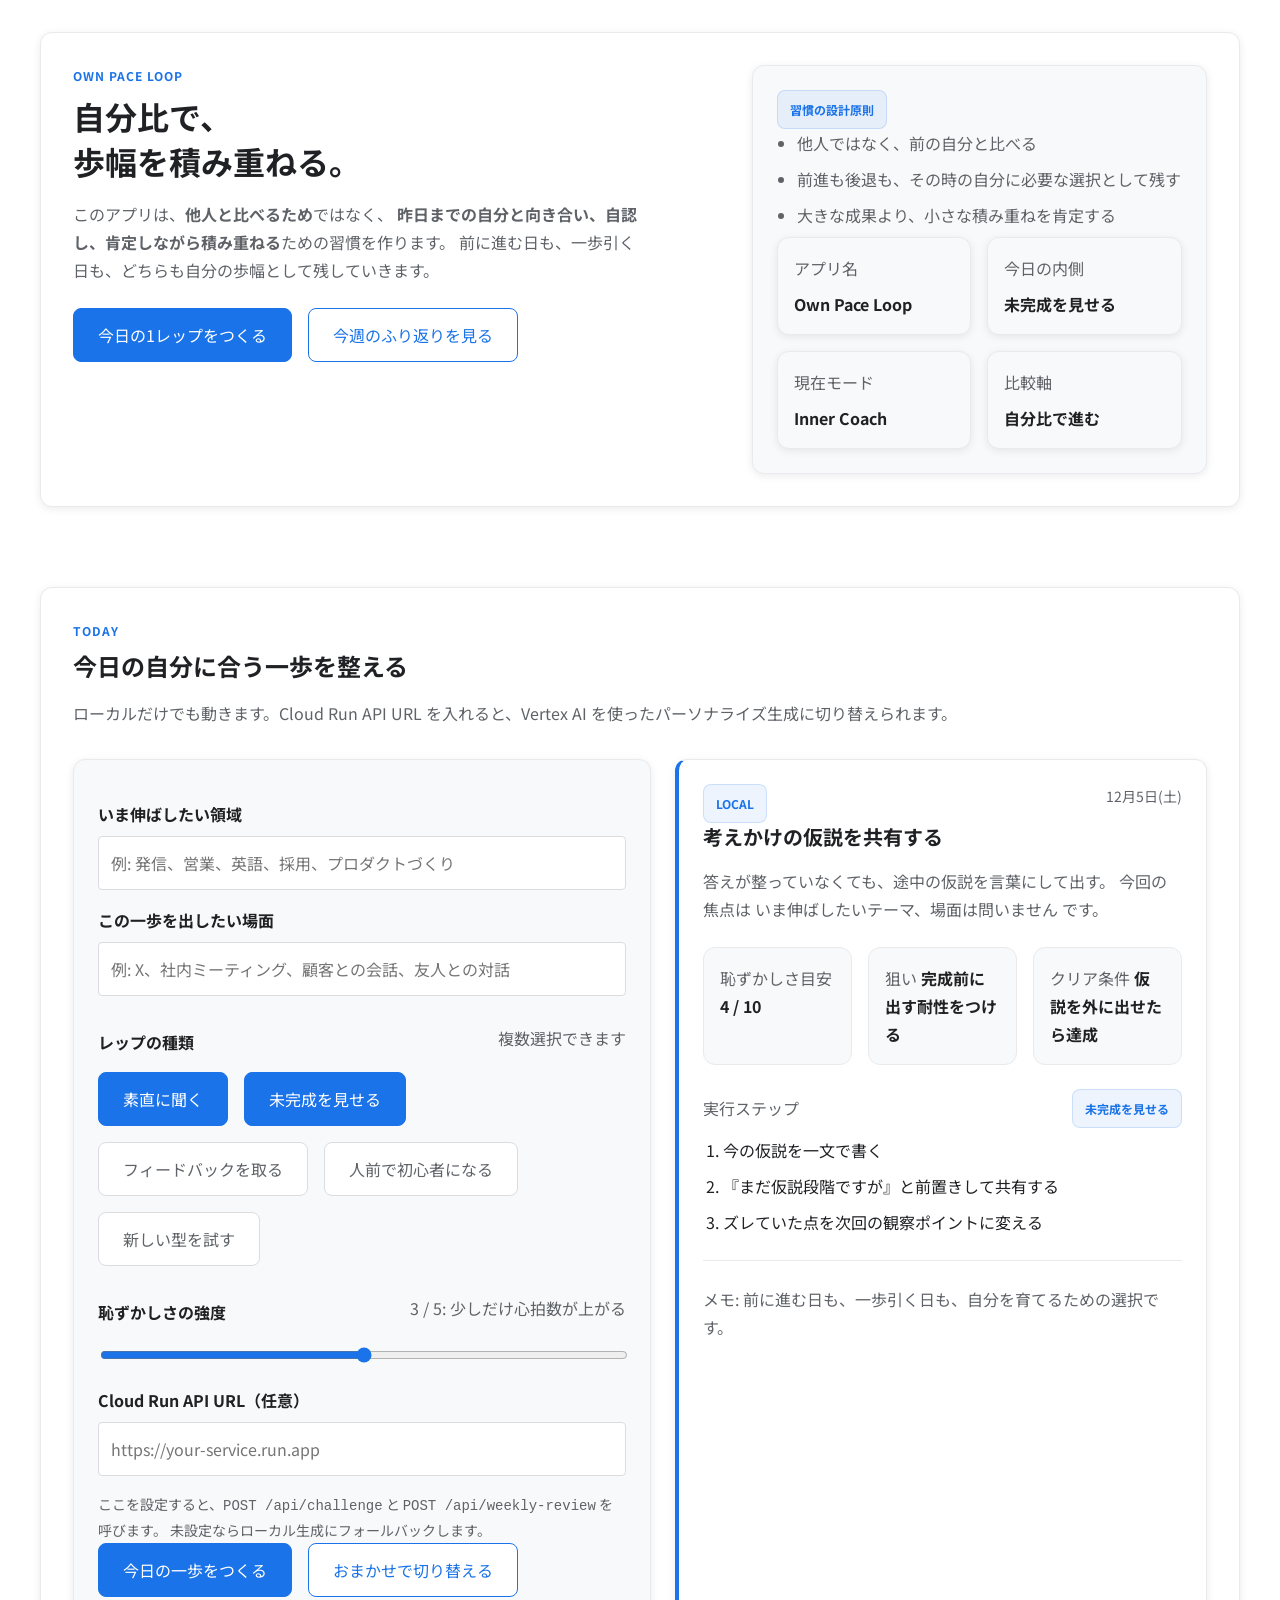
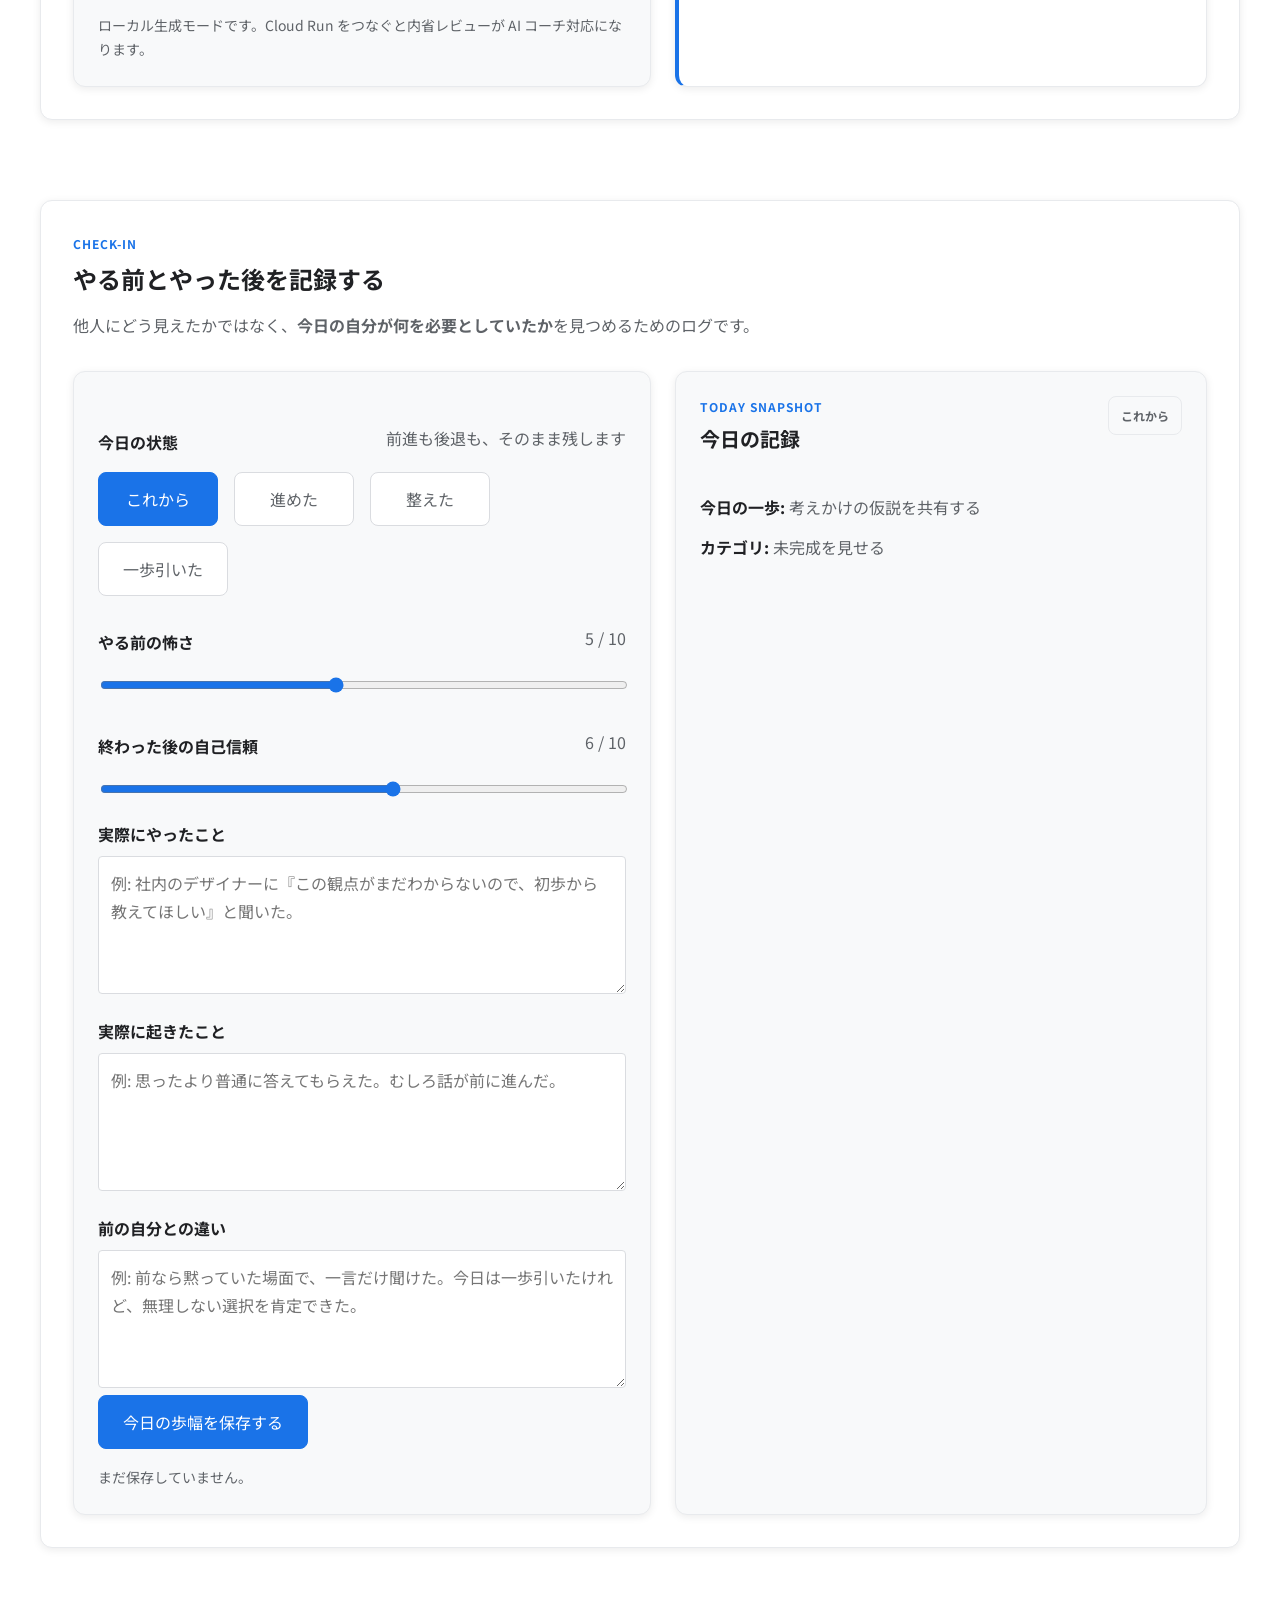
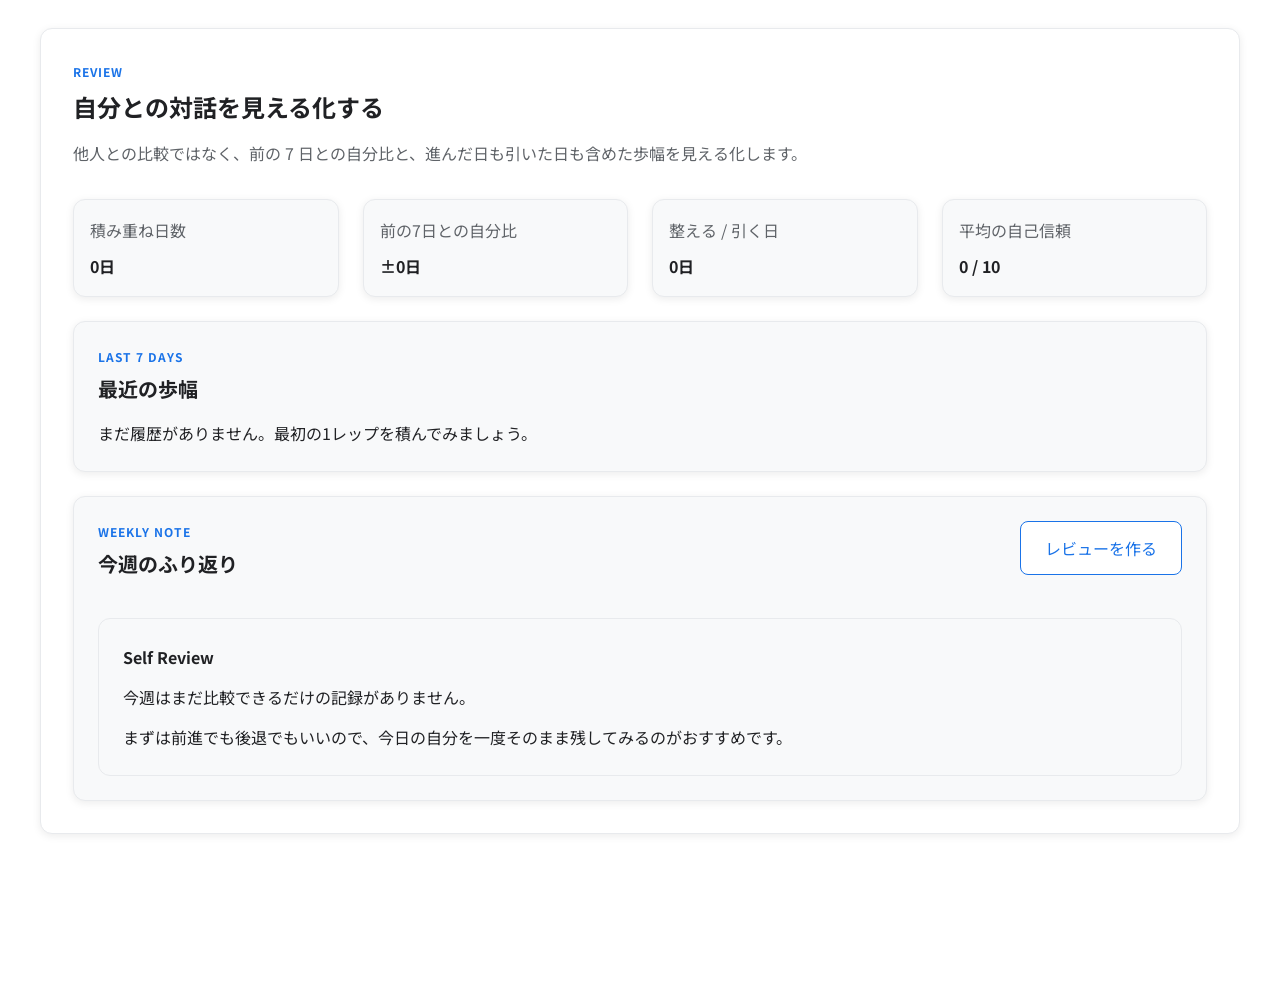
<file: index.html>
<!DOCTYPE html>
<html lang="ja">
<head>
  <meta charset="UTF-8">
  <meta name="viewport" content="width=device-width, initial-scale=1.0">
  <title>Own Pace Loop</title>
  <meta
    name="description"
    content="Own Pace Loop の GitHub Pages ルートページです。自分比で歩幅を積み重ねるアプリへ移動します。"
  >
  <meta http-equiv="refresh" content="0; url=./beginner-loop.html">
  <link rel="canonical" href="./beginner-loop.html">
  <style>
    :root {
      --primary: #1A73E8;
      --background: #FFFFFF;
      --surface: #F8F9FA;
      --text: #202124;
      --muted: #5F6368;
      --border: #E8EAED;
      --shadow: 0 2px 8px rgba(0, 0, 0, 0.08);
      --radius-card: 12px;
      --radius-button: 8px;
    }

    * {
      box-sizing: border-box;
    }

    body {
      margin: 0;
      min-height: 100vh;
      display: grid;
      place-items: center;
      padding: 24px;
      background: var(--background);
      color: var(--text);
      font-family: "Noto Sans JP", Inter, sans-serif;
      font-size: 16px;
      line-height: 1.75;
    }

    .card {
      width: min(560px, 100%);
      padding: 32px;
      border: 1px solid var(--border);
      border-radius: var(--radius-card);
      background: var(--surface);
      box-shadow: var(--shadow);
    }

    .eyebrow {
      margin: 0 0 8px;
      color: var(--primary);
      font-size: 12px;
      font-weight: 700;
      letter-spacing: 0.08em;
      text-transform: uppercase;
    }

    h1 {
      margin: 0 0 16px;
      color: var(--text);
      font-size: 32px;
      line-height: 1.4;
    }

    p {
      margin: 0 0 16px;
      color: var(--muted);
    }

    a {
      display: inline-flex;
      align-items: center;
      justify-content: center;
      min-width: 120px;
      min-height: 48px;
      padding: 12px 24px;
      border: 1px solid var(--primary);
      border-radius: var(--radius-button);
      background: var(--primary);
      color: var(--background);
      text-decoration: none;
      font-weight: 700;
    }
  </style>
  <script>
    window.location.replace("./beginner-loop.html" + window.location.search + window.location.hash);
  </script>
</head>
<body>
  <main class="card">
    <p class="eyebrow">Own Pace Loop</p>
    <h1>アプリを開いています</h1>
    <p>GitHub Pages のルートから、<strong>Own Pace Loop</strong> 本体へ移動します。</p>
    <p>自動で移動しない場合は、下のボタンから開いてください。</p>
    <a href="./beginner-loop.html">アプリを開く</a>
  </main>
</body>
</html>
</file>
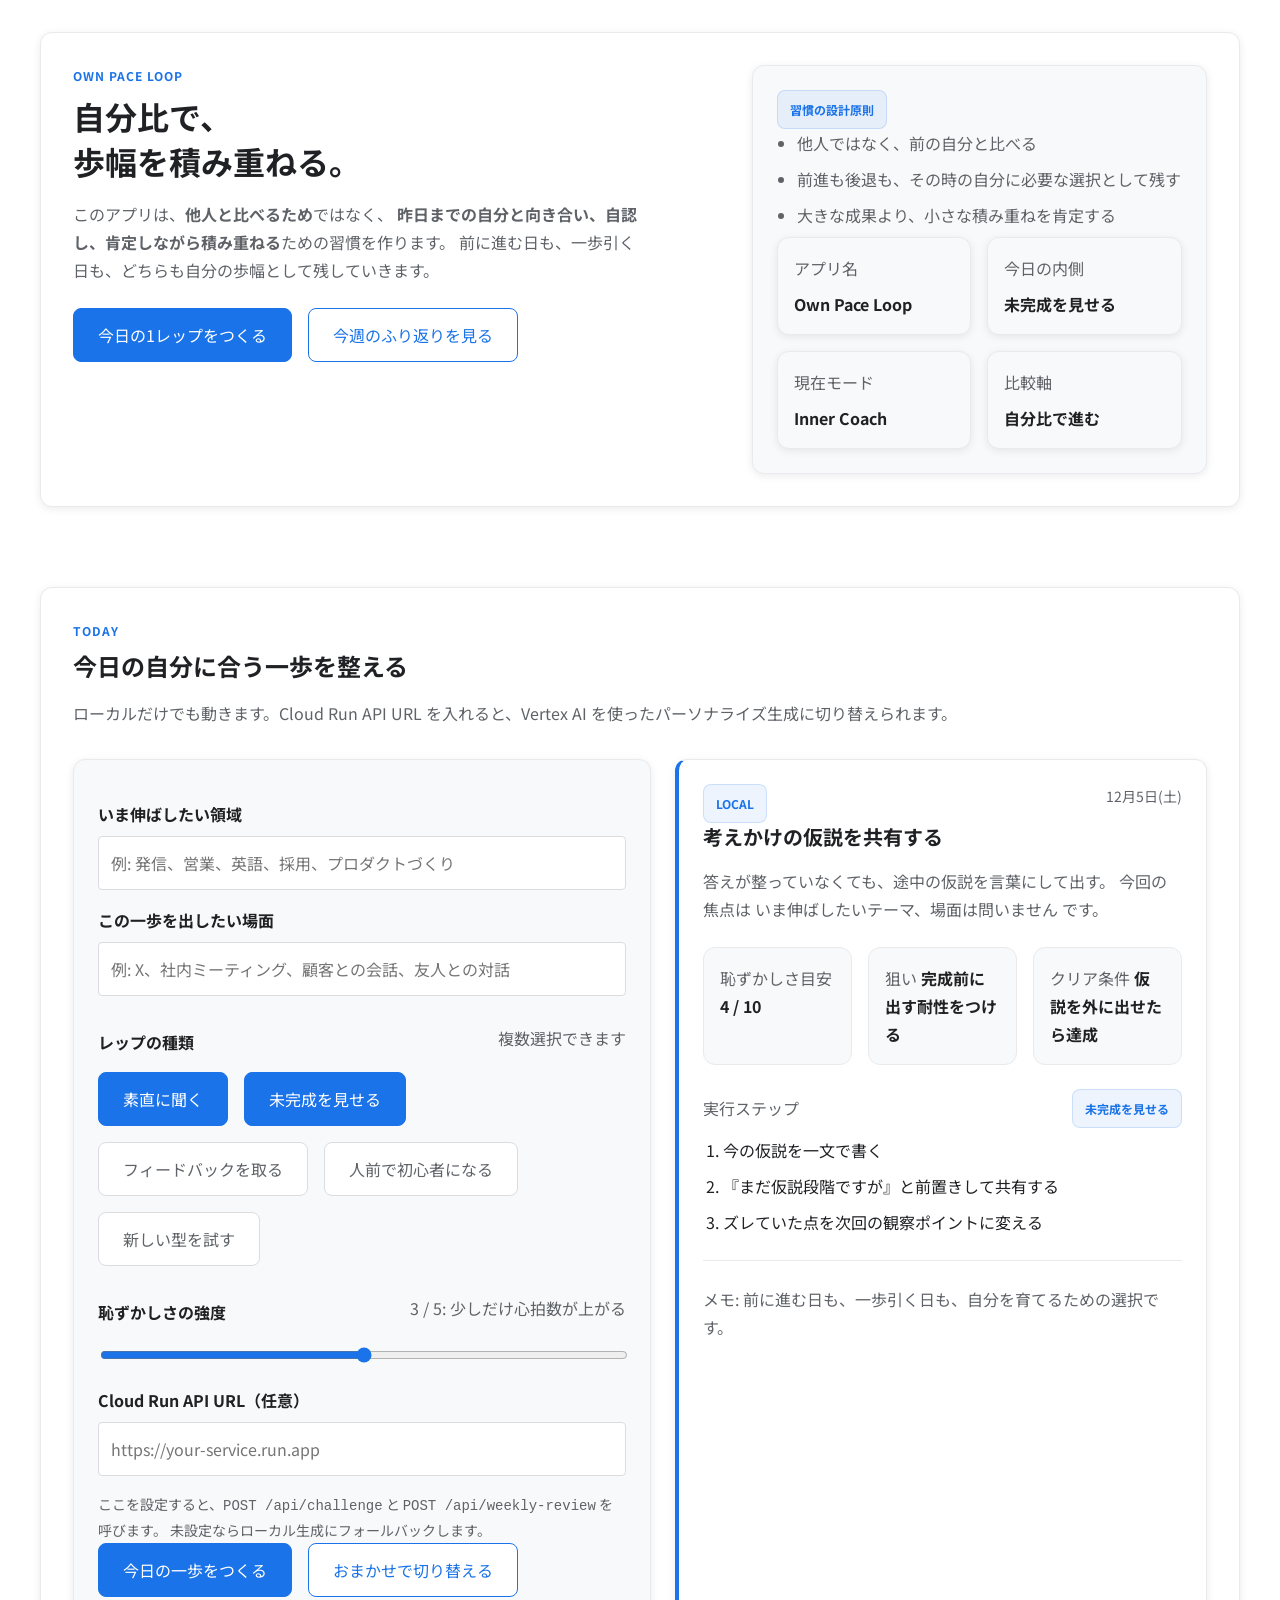
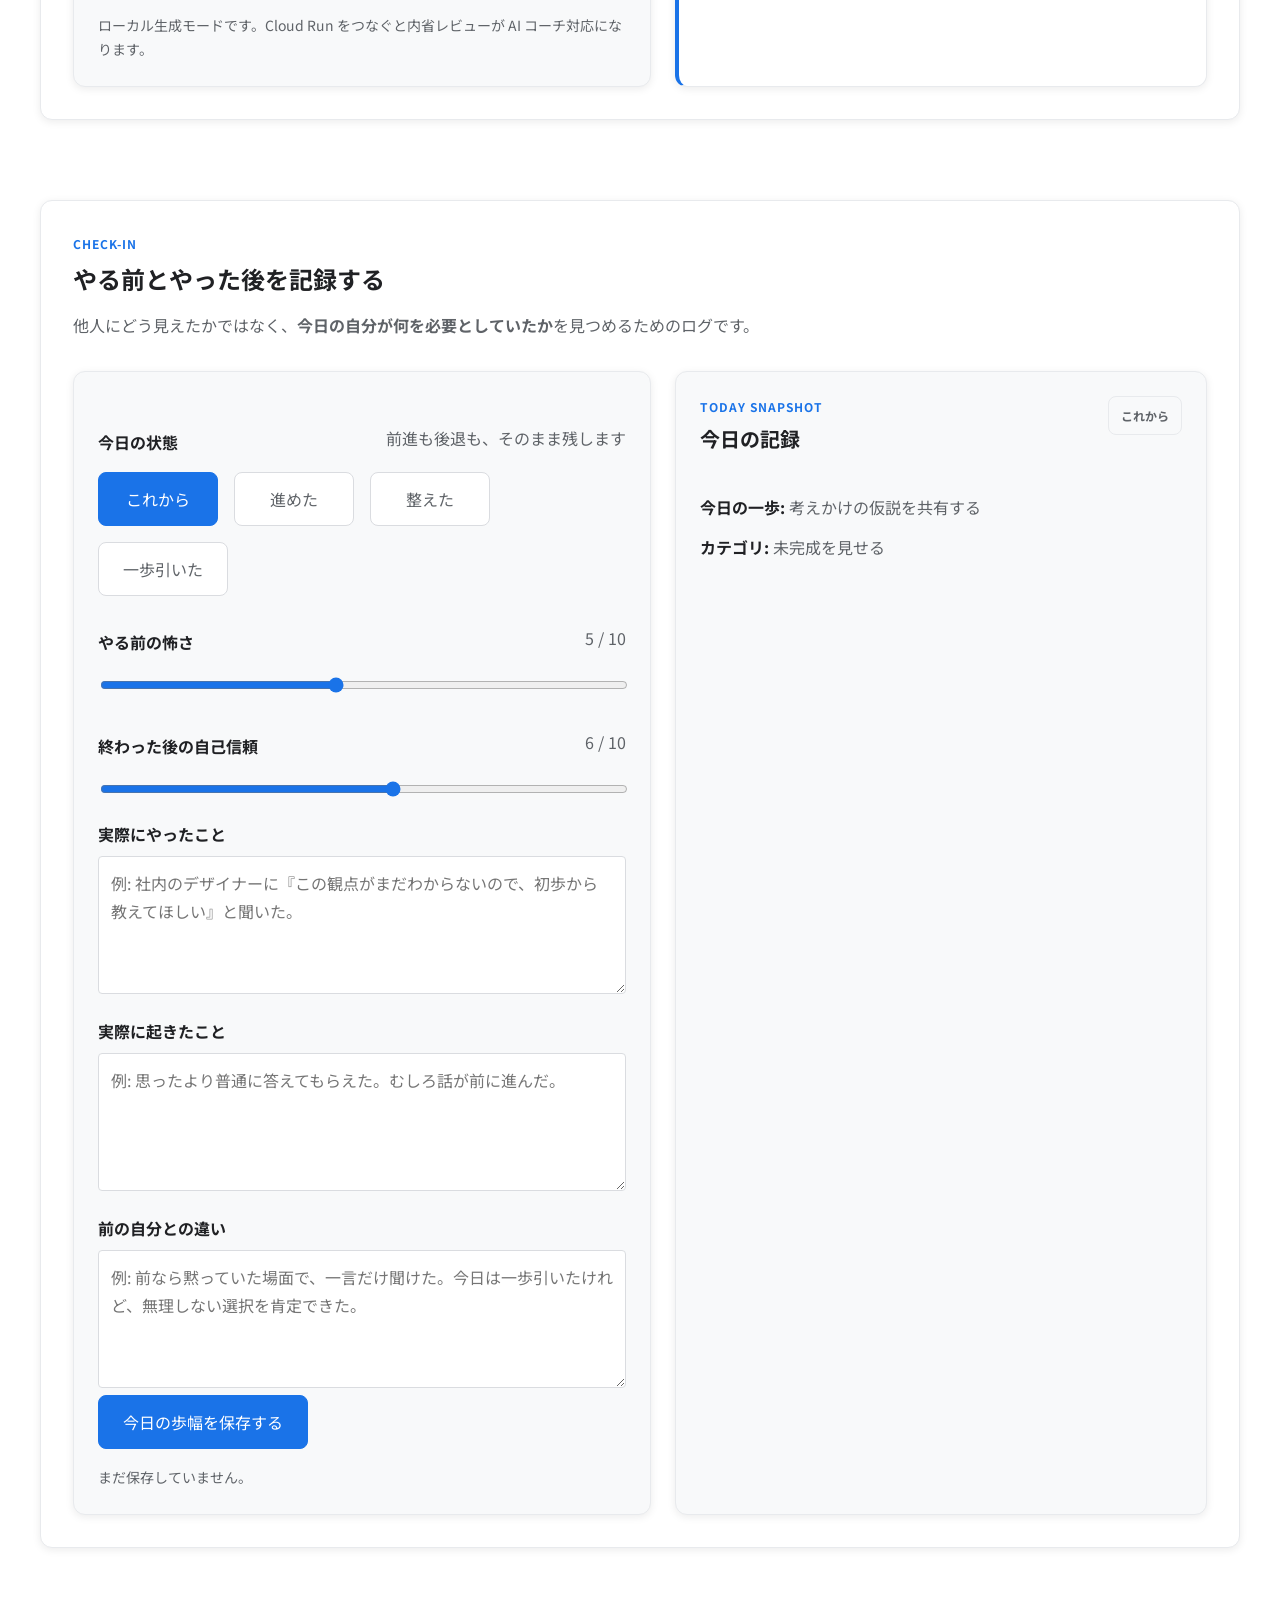
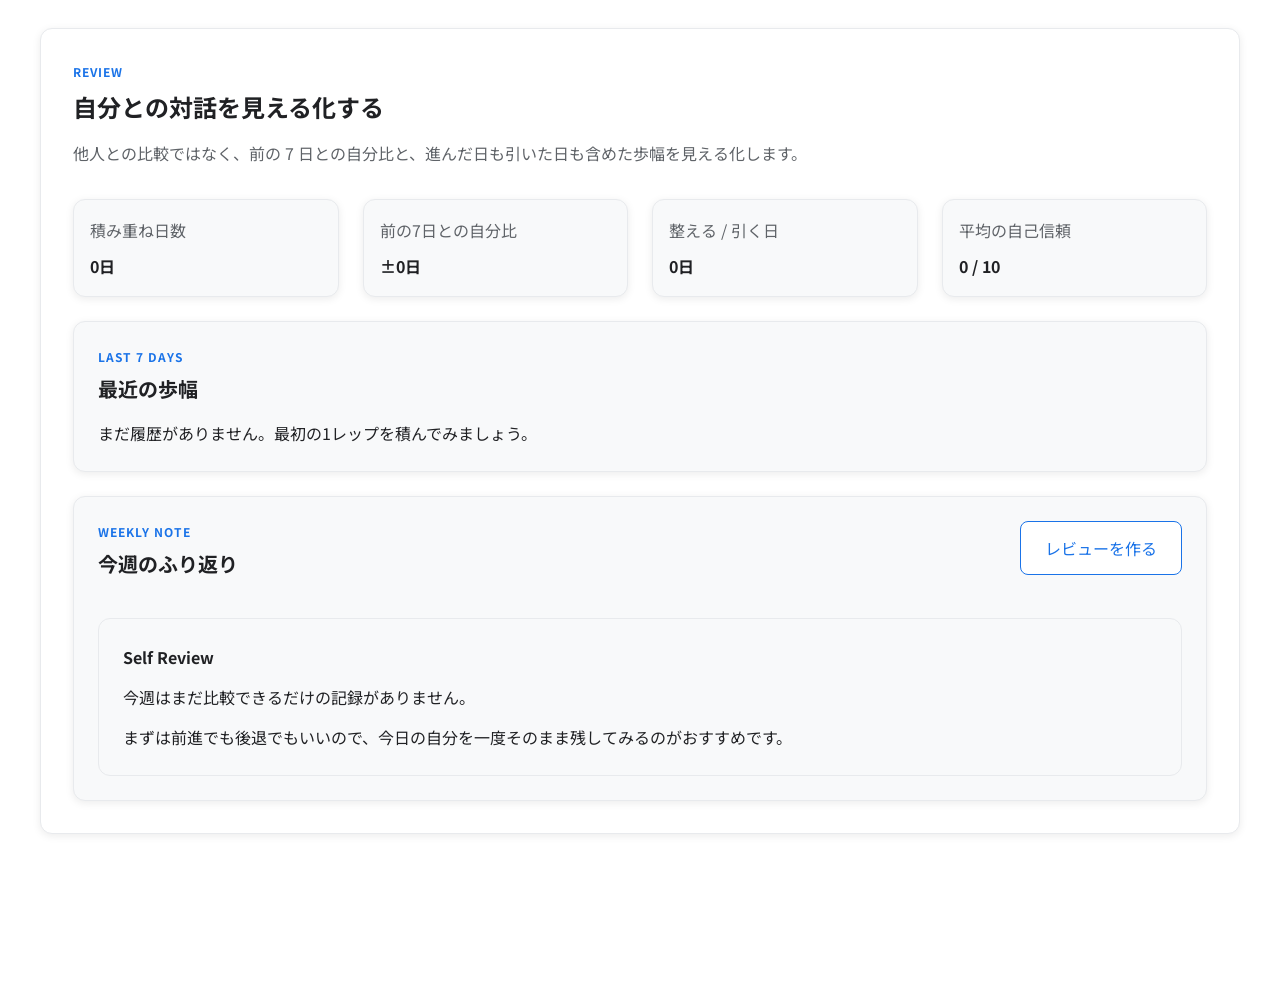
<file: beginner-loop.html>
<!DOCTYPE html>
<html lang="ja">
<head>
  <meta charset="UTF-8">
  <meta name="viewport" content="width=device-width, initial-scale=1.0">
  <title>Own Pace Loop | 自分比で積み重ねる習慣</title>
  <meta
    name="description"
    content="他人ではなく自分との比較を大切にしながら、前進も後退も含めて積み重ねていくためのシングルページアプリ。ローカルでも動き、Cloud Run と Vertex AI にも接続できます。"
  >
  <link rel="preconnect" href="https://fonts.googleapis.com">
  <link rel="preconnect" href="https://fonts.gstatic.com" crossorigin>
  <link
    href="https://fonts.googleapis.com/css2?family=Inter:wght@400;600;700;800&family=Noto+Sans+JP:wght@400;500;700;800&display=swap"
    rel="stylesheet"
  >
  <link rel="stylesheet" href="./beginner-loop.css">
</head>
<body>
  <main class="page-shell">
    <header class="hero reveal">
      <div class="hero-copy">
        <p class="eyebrow">Own Pace Loop</p>
        <h1>自分比で、<br>歩幅を積み重ねる。</h1>
        <p class="hero-text">
          このアプリは、<strong>他人と比べるため</strong>ではなく、
          <strong>昨日までの自分と向き合い、自認し、肯定しながら積み重ねる</strong>ための習慣を作ります。
          前に進む日も、一歩引く日も、どちらも自分の歩幅として残していきます。
        </p>
        <div class="hero-actions">
          <a class="primary-btn" href="#today">今日の1レップをつくる</a>
          <a class="ghost-btn" href="#review">今週のふり返りを見る</a>
        </div>
      </div>

      <aside class="hero-panel">
        <div class="panel-badge">習慣の設計原則</div>
        <ul class="principles-list">
          <li>他人ではなく、前の自分と比べる</li>
          <li>前進も後退も、その時の自分に必要な選択として残す</li>
          <li>大きな成果より、小さな積み重ねを肯定する</li>
        </ul>

        <div class="metrics-grid">
          <article class="metric-card">
            <span class="metric-label">アプリ名</span>
            <strong>Own Pace Loop</strong>
          </article>
          <article class="metric-card">
            <span class="metric-label">今日の内側</span>
            <strong id="hero-focus-label">今日の一歩</strong>
          </article>
          <article class="metric-card">
            <span class="metric-label">現在モード</span>
            <strong id="hero-mode-label">Inner Coach</strong>
          </article>
          <article class="metric-card">
            <span class="metric-label">比較軸</span>
            <strong>自分比で進む</strong>
          </article>
        </div>
      </aside>
    </header>

    <section id="today" class="panel reveal">
      <div class="section-heading">
        <p class="eyebrow">Today</p>
        <h2>今日の自分に合う一歩を整える</h2>
        <p class="section-copy">
          ローカルだけでも動きます。Cloud Run API URL を入れると、Vertex AI を使ったパーソナライズ生成に切り替えられます。
        </p>
      </div>

      <div class="today-grid">
        <article class="card control-card">
          <label for="focus-area">いま伸ばしたい領域</label>
          <input id="focus-area" type="text" placeholder="例: 発信、営業、英語、採用、プロダクトづくり">

          <label for="social-context">この一歩を出したい場面</label>
          <input id="social-context" type="text" placeholder="例: X、社内ミーティング、顧客との会話、友人との対話">

          <div class="label-row">
            <label>レップの種類</label>
            <span class="field-note">複数選択できます</span>
          </div>
          <div id="category-pills" class="pill-grid" role="group" aria-label="レップの種類">
            <button class="pill is-active" type="button" data-category="question">素直に聞く</button>
            <button class="pill is-active" type="button" data-category="draft">未完成を見せる</button>
            <button class="pill" type="button" data-category="feedback">フィードバックを取る</button>
            <button class="pill" type="button" data-category="public">人前で初心者になる</button>
            <button class="pill" type="button" data-category="experiment">新しい型を試す</button>
          </div>

          <div class="label-row">
            <label for="intensity">恥ずかしさの強度</label>
            <span id="intensity-label" class="field-note">3 / 5: 少しだけ心拍数が上がる</span>
          </div>
          <input id="intensity" type="range" min="1" max="5" value="3">

          <label for="api-url">Cloud Run API URL（任意）</label>
          <input id="api-url" type="url" placeholder="https://your-service.run.app">
          <p class="helper-text">
            ここを設定すると、<code>POST /api/challenge</code> と <code>POST /api/weekly-review</code> を呼びます。
            未設定ならローカル生成にフォールバックします。
          </p>

          <div class="action-row">
            <button id="generate-btn" class="primary-btn" type="button">今日の一歩をつくる</button>
            <button id="surprise-btn" class="ghost-btn" type="button">おまかせで切り替える</button>
          </div>

          <p id="generator-status" class="status-line">ローカル生成モードです。Cloud Run をつなぐと内省レビューが AI コーチ対応になります。</p>
        </article>

        <article class="card challenge-card">
          <div class="challenge-head">
            <span id="challenge-mode-badge" class="mode-badge">LOCAL</span>
            <span id="challenge-date" class="challenge-date"></span>
          </div>

          <h3 id="challenge-title">今日の一歩</h3>
          <p id="challenge-text" class="challenge-text">
            小さくて安全だけれど、少しだけ勇気が必要な一歩をここに作ります。
          </p>

          <div class="challenge-metrics">
            <div>
              <span class="mini-label">恥ずかしさ目安</span>
              <strong id="challenge-shame">5 / 10</strong>
            </div>
            <div>
              <span class="mini-label">狙い</span>
              <strong id="challenge-purpose">初心者に戻る耐性をつける</strong>
            </div>
            <div>
              <span class="mini-label">クリア条件</span>
              <strong id="challenge-win">今日の自分に必要な一歩を選べたら達成</strong>
            </div>
          </div>

          <div class="label-row compact">
            <span class="mini-label">実行ステップ</span>
            <span id="challenge-category" class="category-label">素直に聞く</span>
          </div>
          <ol id="challenge-steps" class="step-list">
            <li>今日はひとつ、知らないことをそのまま聞く</li>
            <li>分かったふりをしない</li>
            <li>終わったら感情の変化を記録する</li>
          </ol>

          <div class="challenge-footer">
            <p class="challenge-note">
              メモ: 前に進む日も、一歩引く日も、自分を育てるための選択です。
            </p>
          </div>
        </article>
      </div>
    </section>

    <section class="panel reveal">
      <div class="section-heading">
        <p class="eyebrow">Check-In</p>
        <h2>やる前とやった後を記録する</h2>
        <p class="section-copy">
          他人にどう見えたかではなく、<strong>今日の自分が何を必要としていたか</strong>を見つめるためのログです。
        </p>
      </div>

      <div class="checkin-grid">
        <article class="card form-card">
          <div class="label-row">
            <label>今日の状態</label>
            <span class="field-note">前進も後退も、そのまま残します</span>
          </div>
          <div id="status-group" class="segmented" role="group" aria-label="今日の状態">
            <button class="segment is-active" type="button" data-status="planned">これから</button>
            <button class="segment" type="button" data-status="done">進めた</button>
            <button class="segment" type="button" data-status="grounded">整えた</button>
            <button class="segment" type="button" data-status="retreated">一歩引いた</button>
          </div>

          <div class="range-block">
            <div class="label-row">
              <label for="fear-before">やる前の怖さ</label>
              <span id="fear-before-label" class="field-note">5 / 10</span>
            </div>
            <input id="fear-before" type="range" min="1" max="10" value="5">
          </div>

          <div class="range-block">
            <div class="label-row">
              <label for="relief-after">終わった後の自己信頼</label>
              <span id="relief-after-label" class="field-note">6 / 10</span>
            </div>
            <input id="relief-after" type="range" min="1" max="10" value="6">
          </div>

          <label for="action-taken">実際にやったこと</label>
          <textarea id="action-taken" rows="4" placeholder="例: 社内のデザイナーに『この観点がまだわからないので、初歩から教えてほしい』と聞いた。"></textarea>

          <label for="actual-outcome">実際に起きたこと</label>
          <textarea id="actual-outcome" rows="4" placeholder="例: 思ったより普通に答えてもらえた。むしろ話が前に進んだ。"></textarea>

          <label for="learning-note">前の自分との違い</label>
          <textarea id="learning-note" rows="4" placeholder="例: 前なら黙っていた場面で、一言だけ聞けた。今日は一歩引いたけれど、無理しない選択を肯定できた。"></textarea>

          <div class="action-row">
            <button id="save-log-btn" class="primary-btn" type="button">今日の歩幅を保存する</button>
          </div>
          <p id="save-status" class="status-line">まだ保存していません。</p>
        </article>

        <article class="card summary-card">
          <div class="summary-head">
            <div>
              <p class="eyebrow small">Today Snapshot</p>
              <h3>今日の記録</h3>
            </div>
            <span id="today-status-badge" class="status-badge planned">これから</span>
          </div>

          <div id="today-summary" class="summary-body">
            <p>まだ今日のログはありません。まずはひとつ、今日の自分に合う一歩を決めましょう。</p>
          </div>
        </article>
      </div>
    </section>

    <section id="review" class="panel reveal">
      <div class="section-heading">
        <p class="eyebrow">Review</p>
        <h2>自分との対話を見える化する</h2>
        <p class="section-copy">
          他人との比較ではなく、前の 7 日との自分比と、進んだ日も引いた日も含めた歩幅を見える化します。
        </p>
      </div>

      <div class="review-grid">
        <div class="stats-grid">
          <article class="stat-card">
            <span class="metric-label">積み重ね日数</span>
            <strong id="cumulative-days">0日</strong>
          </article>
          <article class="stat-card">
            <span class="metric-label">前の7日との自分比</span>
            <strong id="self-delta">±0日</strong>
          </article>
          <article class="stat-card">
            <span class="metric-label">整える / 引く日</span>
            <strong id="restore-days">0日</strong>
          </article>
          <article class="stat-card">
            <span class="metric-label">平均の自己信頼</span>
            <strong id="avg-trust">0 / 10</strong>
          </article>
        </div>

        <article class="card history-card">
          <div class="summary-head">
            <div>
              <p class="eyebrow small">Last 7 Days</p>
              <h3>最近の歩幅</h3>
            </div>
          </div>
          <div id="history-list" class="history-list"></div>
        </article>

        <article class="card review-card">
          <div class="summary-head">
            <div>
              <p class="eyebrow small">Weekly Note</p>
              <h3>今週のふり返り</h3>
            </div>
            <button id="review-btn" class="ghost-btn" type="button">レビューを作る</button>
          </div>
          <div id="review-output" class="review-output">
            <p>ログがたまると、ここに今週の自分比と歩幅をまとめます。Cloud Run をつなぐと AI 版レビューに切り替わります。</p>
          </div>
        </article>
      </div>
    </section>
  </main>

  <script src="./beginner-loop.js"></script>
</body>
</html>
</file>
<file: beginner-loop.css>
:root {
  --primary: #1A73E8;
  --primary-soft: rgba(26, 115, 232, 0.08);
  --background: #FFFFFF;
  --surface: #F8F9FA;
  --text: #202124;
  --muted: #5F6368;
  --accent: #EA4335;
  --border: #E8EAED;
  --input-border: #DADCE0;
  --focus-ring: rgba(26, 115, 232, 0.24);
  --shadow: 0 2px 8px rgba(0, 0, 0, 0.08);
  --radius-card: 12px;
  --radius-button: 8px;
  --radius-input: 4px;
}

* {
  box-sizing: border-box;
}

html {
  scroll-behavior: smooth;
}

body {
  margin: 0;
  background: var(--background);
  color: var(--text);
  font-family: "Noto Sans JP", Inter, sans-serif;
  font-size: 16px;
  line-height: 1.75;
}

button,
input,
textarea {
  font: inherit;
}

a {
  color: inherit;
  text-decoration: none;
}

.page-shell {
  width: min(1200px, calc(100% - 48px));
  margin: 0 auto;
  padding: 32px 0 80px;
}

.hero,
.panel {
  margin-bottom: 80px;
  padding: 32px;
  border: 1px solid var(--border);
  border-radius: var(--radius-card);
  background: var(--background);
  box-shadow: var(--shadow);
}

.hero {
  display: grid;
  grid-template-columns: minmax(0, 1.35fr) minmax(320px, 0.95fr);
  gap: 32px;
  align-items: start;
}

.eyebrow {
  margin: 0 0 8px;
  color: var(--primary);
  font-size: 12px;
  font-weight: 700;
  letter-spacing: 0.08em;
  text-transform: uppercase;
}

.eyebrow.small {
  margin-bottom: 8px;
}

h1,
h2,
h3 {
  margin: 0 0 16px;
  color: var(--text);
  line-height: 1.4;
  font-weight: 700;
}

h1 {
  font-size: 32px;
}

h2 {
  font-size: 24px;
}

h3 {
  font-size: 20px;
}

p {
  margin: 0;
}

.hero-text,
.section-copy,
.helper-text,
.challenge-text,
.challenge-note,
.status-line,
.summary-body,
.system-list,
.principles-list,
.history-copy p,
.field-note,
.metric-label,
.mini-label {
  color: var(--muted);
}

.hero-text {
  max-width: 64ch;
}

.hero-actions,
.action-row,
.pill-grid,
.segmented {
  display: flex;
  flex-wrap: wrap;
  gap: 16px;
}

.hero-actions {
  margin-top: 24px;
}

.hero-panel,
.card,
.metric-card,
.stat-card {
  padding: 24px;
  border: 1px solid var(--border);
  border-radius: var(--radius-card);
  background: var(--surface);
  box-shadow: var(--shadow);
}

.hero-panel ul,
.system-list,
.step-list {
  margin: 0;
  padding-left: 20px;
}

.principles-list {
  margin: 0 0 24px;
  padding-left: 20px;
}

.principles-list li,
.system-list li,
.step-list li {
  margin-bottom: 8px;
}

.metrics-grid,
.challenge-metrics {
  display: grid;
  gap: 16px;
}

.metrics-grid {
  grid-template-columns: repeat(2, minmax(0, 1fr));
}

.metric-card,
.stat-card {
  padding: 16px;
}

.metric-card strong,
.stat-card strong {
  display: block;
  margin-top: 8px;
  color: var(--text);
}

.section-heading {
  margin-bottom: 32px;
}

.today-grid,
.checkin-grid {
  display: grid;
  grid-template-columns: minmax(0, 1fr) minmax(340px, 0.92fr);
  gap: 24px;
}

.review-grid {
  display: grid;
  gap: 24px;
}

.stats-grid {
  display: grid;
  grid-template-columns: repeat(4, minmax(0, 1fr));
  gap: 24px;
}

.system-grid {
  display: grid;
  grid-template-columns: repeat(2, minmax(0, 1fr));
  gap: 24px;
}

label {
  display: block;
  margin: 16px 0 8px;
  color: var(--text);
  font-weight: 700;
}

.label-row {
  display: flex;
  align-items: center;
  justify-content: space-between;
  gap: 16px;
  margin: 16px 0 8px;
}

.label-row.compact {
  margin-top: 24px;
}

input[type="text"],
input[type="url"],
textarea {
  width: 100%;
  min-height: 48px;
  padding: 12px;
  border: 1px solid var(--input-border);
  border-radius: var(--radius-input);
  background: var(--background);
  color: var(--text);
}

textarea {
  min-height: 112px;
  resize: vertical;
}

input[type="range"] {
  width: 100%;
  accent-color: var(--primary);
}

input:focus-visible,
textarea:focus-visible,
button:focus-visible,
a:focus-visible {
  outline: 2px solid var(--focus-ring);
  outline-offset: 2px;
}

.primary-btn,
.ghost-btn,
.pill,
.segment {
  display: inline-flex;
  align-items: center;
  justify-content: center;
  min-width: 120px;
  min-height: 48px;
  padding: 12px 24px;
  border: 1px solid var(--input-border);
  border-radius: var(--radius-button);
  background: var(--background);
  color: var(--text);
  cursor: pointer;
  transition: background-color 160ms ease, color 160ms ease, border-color 160ms ease;
}

.primary-btn {
  border-color: var(--primary);
  background: var(--primary);
  color: var(--background);
}

.ghost-btn {
  border-color: var(--primary);
  color: var(--primary);
}

.pill,
.segment {
  background: var(--background);
  color: var(--muted);
}

.primary-btn:hover,
.ghost-btn:hover,
.pill:hover,
.segment:hover {
  background: var(--primary-soft);
  border-color: var(--primary);
}

.primary-btn:hover {
  background: #1765CC;
  color: var(--background);
}

.pill.is-active,
.segment.is-active {
  border-color: var(--primary);
  background: var(--primary);
  color: var(--background);
}

.helper-text,
.status-line {
  margin-top: 16px;
  font-size: 14px;
}

.panel-badge,
.mode-badge,
.status-badge,
.category-label {
  display: inline-flex;
  align-items: center;
  justify-content: center;
  min-height: 32px;
  padding: 8px 12px;
  border-radius: var(--radius-button);
  font-size: 12px;
  font-weight: 700;
}

.panel-badge,
.mode-badge,
.category-label {
  border: 1px solid rgba(26, 115, 232, 0.16);
  background: var(--primary-soft);
  color: var(--primary);
}

.status-badge {
  border: 1px solid var(--border);
  background: var(--surface);
  color: var(--muted);
}

.status-badge.done {
  border-color: rgba(26, 115, 232, 0.18);
  background: var(--primary-soft);
  color: var(--primary);
}

.status-badge.grounded {
  border-color: rgba(95, 99, 104, 0.18);
  background: #F1F3F4;
  color: var(--muted);
}

.status-badge.retreated {
  border-color: rgba(234, 67, 53, 0.16);
  background: rgba(234, 67, 53, 0.08);
  color: var(--accent);
}

.challenge-card {
  border-left: 4px solid var(--primary);
  background: var(--background);
}

.challenge-head,
.summary-head {
  display: flex;
  align-items: flex-start;
  justify-content: space-between;
  gap: 16px;
}

.challenge-date {
  color: var(--muted);
  font-size: 14px;
}

.challenge-text {
  margin-bottom: 24px;
}

.challenge-metrics {
  grid-template-columns: repeat(3, minmax(0, 1fr));
  margin-bottom: 24px;
}

.challenge-metrics > div {
  padding: 16px;
  border: 1px solid var(--border);
  border-radius: var(--radius-card);
  background: var(--surface);
}

.challenge-footer {
  margin-top: 24px;
  padding-top: 24px;
  border-top: 1px solid var(--border);
}

.range-block {
  margin-top: 16px;
}

.summary-card,
.history-card,
.review-card {
  min-height: 100%;
}

.summary-body,
.review-output {
  margin-top: 24px;
}

.summary-body p + p,
.review-output p + p {
  margin-top: 12px;
}

.history-list {
  display: grid;
  gap: 16px;
}

.history-item {
  display: flex;
  align-items: flex-start;
  justify-content: space-between;
  gap: 16px;
  padding: 16px;
  border: 1px solid var(--border);
  border-radius: var(--radius-card);
  background: var(--surface);
}

.history-item strong,
.summary-body strong,
.review-output strong {
  color: var(--text);
}

.history-copy {
  min-width: 0;
}

.history-copy p {
  margin-top: 8px;
  font-size: 14px;
}

.review-output {
  padding: 24px;
  border: 1px solid var(--border);
  border-radius: var(--radius-card);
  background: var(--surface);
}

.ordered {
  padding-left: 20px;
}

.reveal {
  opacity: 1;
  transform: none;
}

@media (max-width: 980px) {
  .hero,
  .today-grid,
  .checkin-grid,
  .system-grid {
    grid-template-columns: 1fr;
  }

  .stats-grid,
  .challenge-metrics,
  .metrics-grid {
    grid-template-columns: repeat(2, minmax(0, 1fr));
  }
}

@media (max-width: 640px) {
  .page-shell {
    width: min(100%, calc(100% - 32px));
    padding-top: 24px;
  }

  .hero,
  .panel,
  .card,
  .hero-panel {
    padding: 24px;
  }

  .stats-grid,
  .challenge-metrics,
  .metrics-grid {
    grid-template-columns: 1fr;
  }

  .history-item,
  .challenge-head,
  .summary-head,
  .label-row {
    flex-direction: column;
    align-items: flex-start;
  }

  .hero-actions,
  .action-row {
    flex-direction: column;
  }

  .primary-btn,
  .ghost-btn {
    width: 100%;
  }
}
</file>
